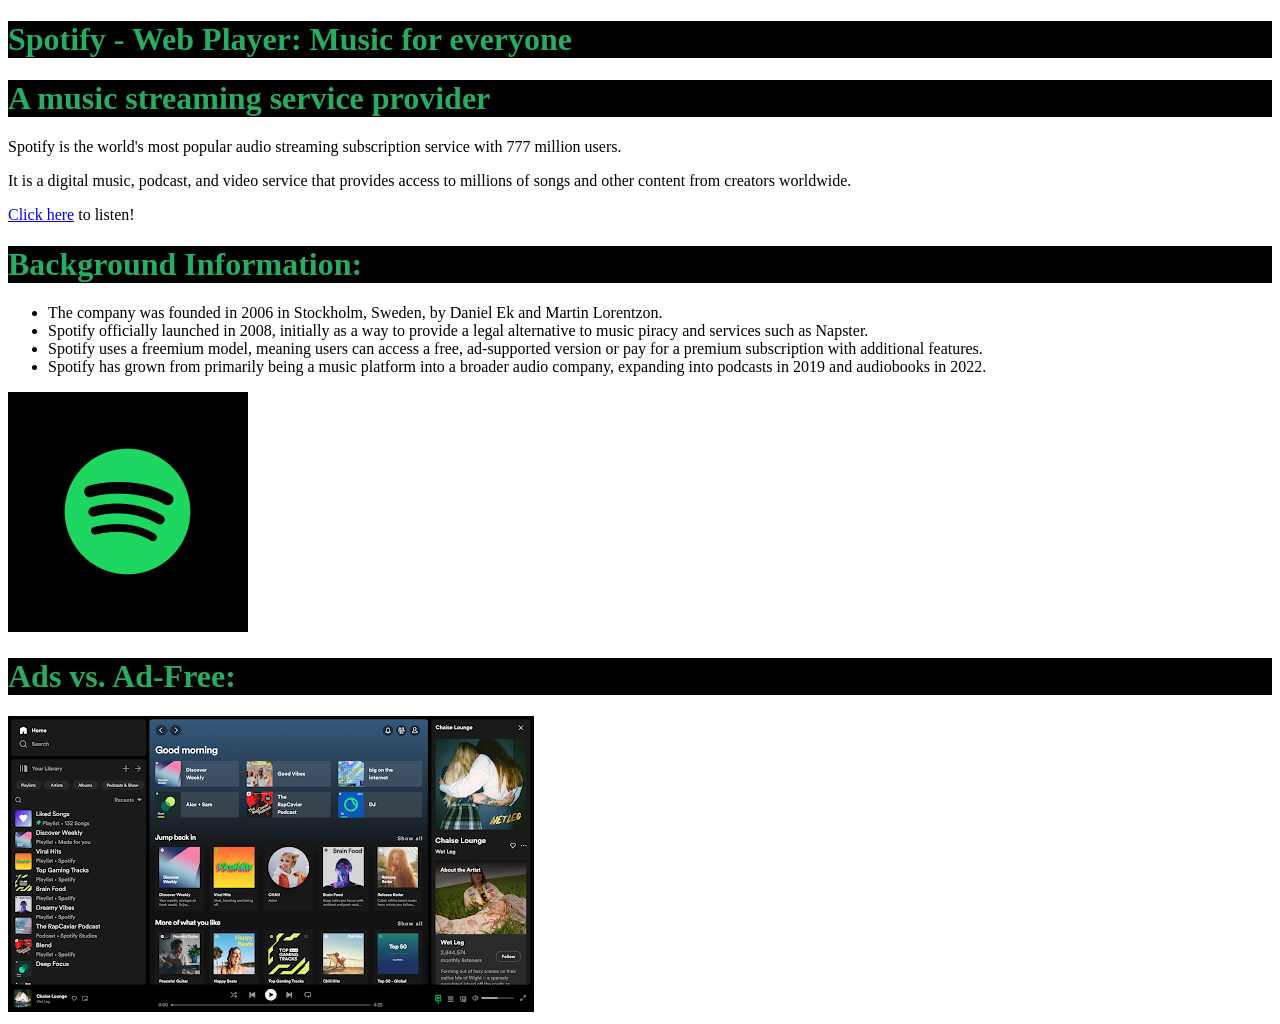
<file: Starter/index.html>
<!doctype html>

<html lang="en">

<head>
  <meta charset="utf-8">
  <title>Spotify</title>
  <meta name="description" content="This is the description that search engines will display. Aim for 145-155 characters.">
  <meta name="author" content="Insert the content author or owner name here">

  <!-- Link to your JS file -->
  <script src="scripts/script.js"></script>

  <!-- Link to your CSS file -->
  <link rel="stylesheet" href="css/style.css">


</head>


<body>

<h1>Spotify - Web Player: Music for everyone</h1>

<h1>A music streaming service provider </h1> 

<p>Spotify is the world's most popular audio streaming subscription service with 777 million users.</p>

<p>It is a digital music, podcast, and video service that provides access to millions of songs and other content from creators worldwide.</p>

<p><a href="https://open.spotify.com/" target="_blank">Click here</a> to listen!</p>

<h1>Background Information:</h1>

<ul>
  <li> The company was founded in 2006 in Stockholm, Sweden, by Daniel Ek and Martin Lorentzon.</li>
  <li> Spotify officially launched in 2008, initially as a way to provide a legal alternative to music piracy and services such as Napster.</li>
  <li> Spotify uses a freemium model, meaning users can access a free, ad-supported version or pay for a premium subscription with additional features.</li>
  <li> Spotify has grown from primarily being a music platform into a broader audio company, expanding into podcasts in 2019 and audiobooks in 2022.</li>
</ul>

<img src="images/twitter_card-default.jpg">

<h1>Ads vs. Ad-Free:</h1> 


<img src="images/spotify_homepage.webp">




</body>

</html>
</file>
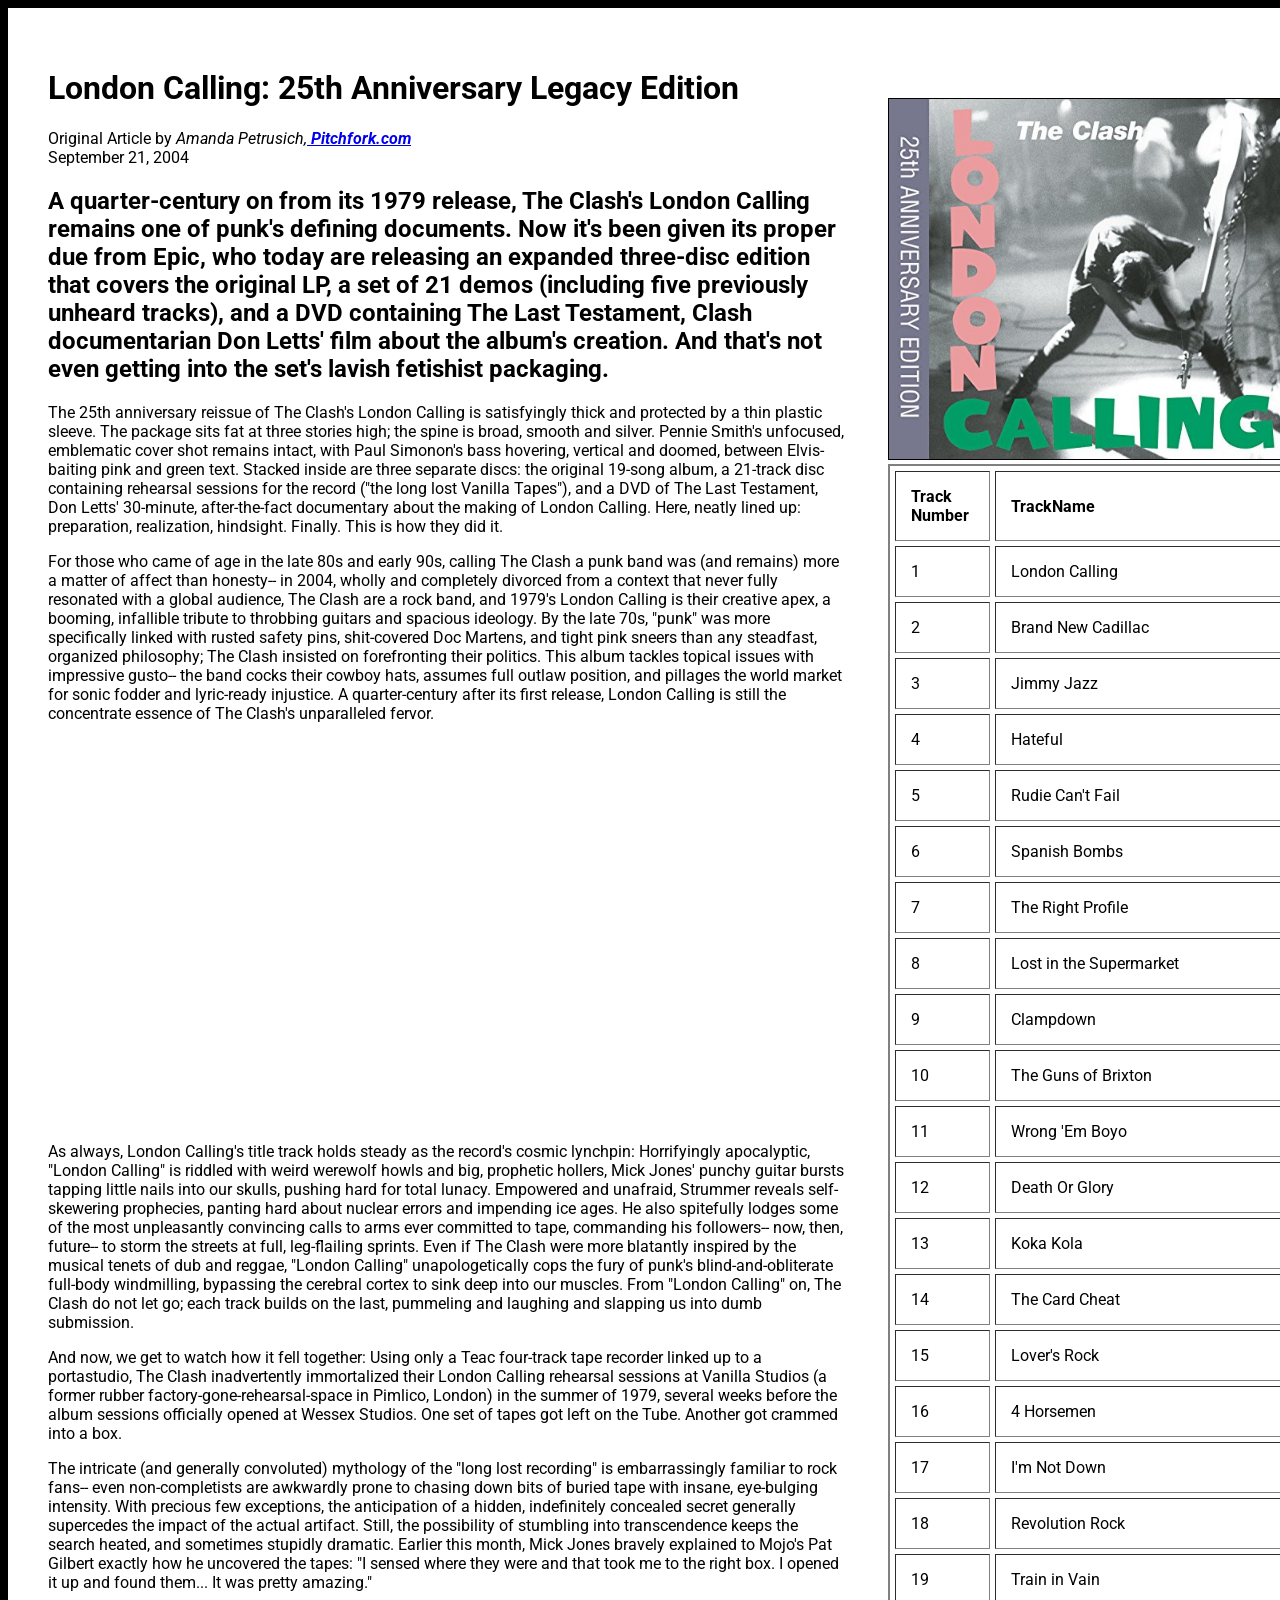
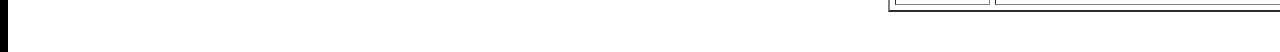
<file: TheClash352/index.html>
<!doctype html>
<html lang="en">

<head>
<meta charset="utf-8">
<title>TheClash</title>

<link rel="preconnect" href="https://fonts.googleapis.com"> 
<link rel="preconnect" href="https://fonts.gstatic.com" crossorigin> 
<link href="https://fonts.googleapis.com/css2?family=Roboto:wght@300;700&display=swap" rel="stylesheet">

<style type="text/css">

body {
  font-family: 'Roboto', sans-serif;
  background-color: #000000;
}
a {
  color: #ff0000
  text-decoration: none;
  font-weight: bold;
}

a:hover {color: 0071ce;}

</style>

</head>

<body>

<div style="width:1300px; padding: 20px; float:left; background-color:#ffffff;">
<div style="width:800px; padding: 20px; float:left;">
<h1>London Calling: 25th Anniversary Legacy Edition</h1>
<p>Original Article by <em>Amanda Petrusich,<a href="http://www.pitchfork.com" target="_blank"> Pitchfork.com</a></em><br>
September 21, 2004


<h2>A quarter-century on from its 1979 release, The Clash's London Calling remains one of punk's defining documents. Now it's been given its proper due from Epic, who today are releasing an expanded three-disc edition that covers the original LP, a set of 21 demos (including five previously unheard tracks), and a DVD containing The Last Testament, Clash documentarian Don Letts' film about the album's creation. And that's not even getting into the set's lavish fetishist packaging.</h2>


<p>The 25th anniversary reissue of The Clash's London Calling is satisfyingly thick and protected by a thin plastic sleeve. The package sits fat at three stories high; the spine is broad, smooth and silver. Pennie Smith's unfocused, emblematic cover shot remains intact, with Paul Simonon's bass hovering, vertical and doomed, between Elvis-baiting pink and green text. Stacked inside are three separate discs: the original 19-song album, a 21-track disc containing rehearsal sessions for the record ("the long lost Vanilla Tapes"), and a DVD of The Last Testament, Don Letts' 30-minute, after-the-fact documentary about the making of London Calling. Here, neatly lined up: preparation, realization, hindsight. Finally. This is how they did it.</p>



<p>For those who came of age in the late 80s and early 90s, calling The Clash a punk band was (and remains) more a matter of affect than honesty-- in 2004, wholly and completely divorced from a context that never fully resonated with a global audience, The Clash are a rock band, and 1979's London Calling is their creative apex, a booming, infallible tribute to throbbing guitars and spacious ideology. By the late 70s, "punk" was more specifically linked with rusted safety pins, shit-covered Doc Martens, and tight pink sneers than any steadfast, organized philosophy; The Clash insisted on forefronting their politics. This album tackles topical issues with impressive gusto-- the band cocks their cowboy hats, assumes full outlaw position, and pillages the world market for sonic fodder and lyric-ready injustice. A quarter-century after its first release, London Calling is still the concentrate essence of The Clash's unparalleled fervor.</p>



<div align="center" style="margin:50px 50px 50px 50px"><iframe width="560" height="315" src="https://www.youtube.com/embed/EfK-WX2pa8c" frameborder="0" allow="accelerometer; autoplay; encrypted-media; gyroscope; picture-in-picture" allowfullscreen></iframe></div>

<p>As always, London Calling's title track holds steady as the record's cosmic lynchpin: Horrifyingly apocalyptic, "London Calling" is riddled with weird werewolf howls and big, prophetic hollers, Mick Jones' punchy guitar bursts tapping little nails into our skulls, pushing hard for total lunacy. Empowered and unafraid, Strummer reveals self-skewering prophecies, panting hard about nuclear errors and impending ice ages. He also spitefully lodges some of the most unpleasantly convincing calls to arms ever committed to tape, commanding his followers-- now, then, future-- to storm the streets at full, leg-flailing sprints. Even if The Clash were more blatantly inspired by the musical tenets of dub and reggae, "London Calling" unapologetically cops the fury of punk's blind-and-obliterate full-body windmilling, bypassing the cerebral cortex to sink deep into our muscles. From "London Calling" on, The Clash do not let go; each track builds on the last, pummeling and laughing and slapping us into dumb submission.</p>



<p>And now, we get to watch how it fell together: Using only a Teac four-track tape recorder linked up to a portastudio, The Clash inadvertently immortalized their London Calling rehearsal sessions at Vanilla Studios (a former rubber factory-gone-rehearsal-space in Pimlico, London) in the summer of 1979, several weeks before the album sessions officially opened at Wessex Studios. One set of tapes got left on the Tube. Another got crammed into a box.</p>



<p>The intricate (and generally convoluted) mythology of the "long lost recording" is embarrassingly familiar to rock fans-- even non-completists are awkwardly prone to chasing down bits of buried tape with insane, eye-bulging intensity. With precious few exceptions, the anticipation of a hidden, indefinitely concealed secret generally supercedes the impact of the actual artifact. Still, the possibility of stumbling into transcendence keeps the search heated, and sometimes stupidly dramatic. Earlier this month, Mick Jones bravely explained to Mojo's Pat Gilbert exactly how he uncovered the tapes: "I sensed where they were and that took me to the right box. I opened it up and found them... It was pretty amazing."</p>

</div>

<div style="width:400px; padding:20px; float: left; background-color:; margin-top:50px;">

<img src="photos/theClash.jpg" alt="The Clash: London Calling" title="The Clash: London Calling" style="border:solid 1px black; width:100%;">

<table width="100%" border="2" cellspacing="5" cellpadding="15" style="background-color:#ffffff;">
<tr>
<td width="25%">
<strong>Track Number</strong>
</td>
<td width="75%">
<strong>TrackName</strong>
</td>
</tr>
<tr>
<td>1</td>
<td>London Calling</td>
</tr>
<tr>
<td>2</td>
<td>Brand New Cadillac</td>
</tr>
<tr>
<td>3</td>
<td>Jimmy Jazz</td>
</tr>
<tr>
<td>4</td>
<td>Hateful</td>
</tr>
<tr>
<td>5</td>
<td>Rudie Can't Fail</td>
</tr>
<tr>
<td>6</td>
<td>Spanish Bombs</td>
</tr>
<tr>
<td>7</td>
<td>The Right Profile</td>
</tr>
<tr>
<td>8</td>
<td>Lost in the Supermarket</td>
</tr>
<tr>
<td>9</td>
<td>Clampdown</td>
</tr>
<tr>
<td>10</td>
<td>The Guns of Brixton</td>
</tr>
<tr>
<td>11</td>
<td>Wrong 'Em Boyo</td>
</tr>
<tr>
<td>12</td>
<td>Death Or Glory</td>
</tr>
<tr>
<td>13</td>
<td>Koka Kola</td>
</tr>
<tr>
<td>14</td>
<td>The Card Cheat</td>
</tr>
<tr>
<td>15</td>
<td>Lover's Rock</td>
</tr>
<tr>
<td>16</td>
<td>4 Horsemen</td>
</tr>
<tr>
<td>17</td>
<td>I'm Not Down</td>
</tr>
<tr>
<td>18</td>
<td>Revolution Rock</td>
</tr>
<tr>
<td>19</td>
<td>Train in Vain</td>
</tr>
</table>

</div>




</body>
</html>
</file>
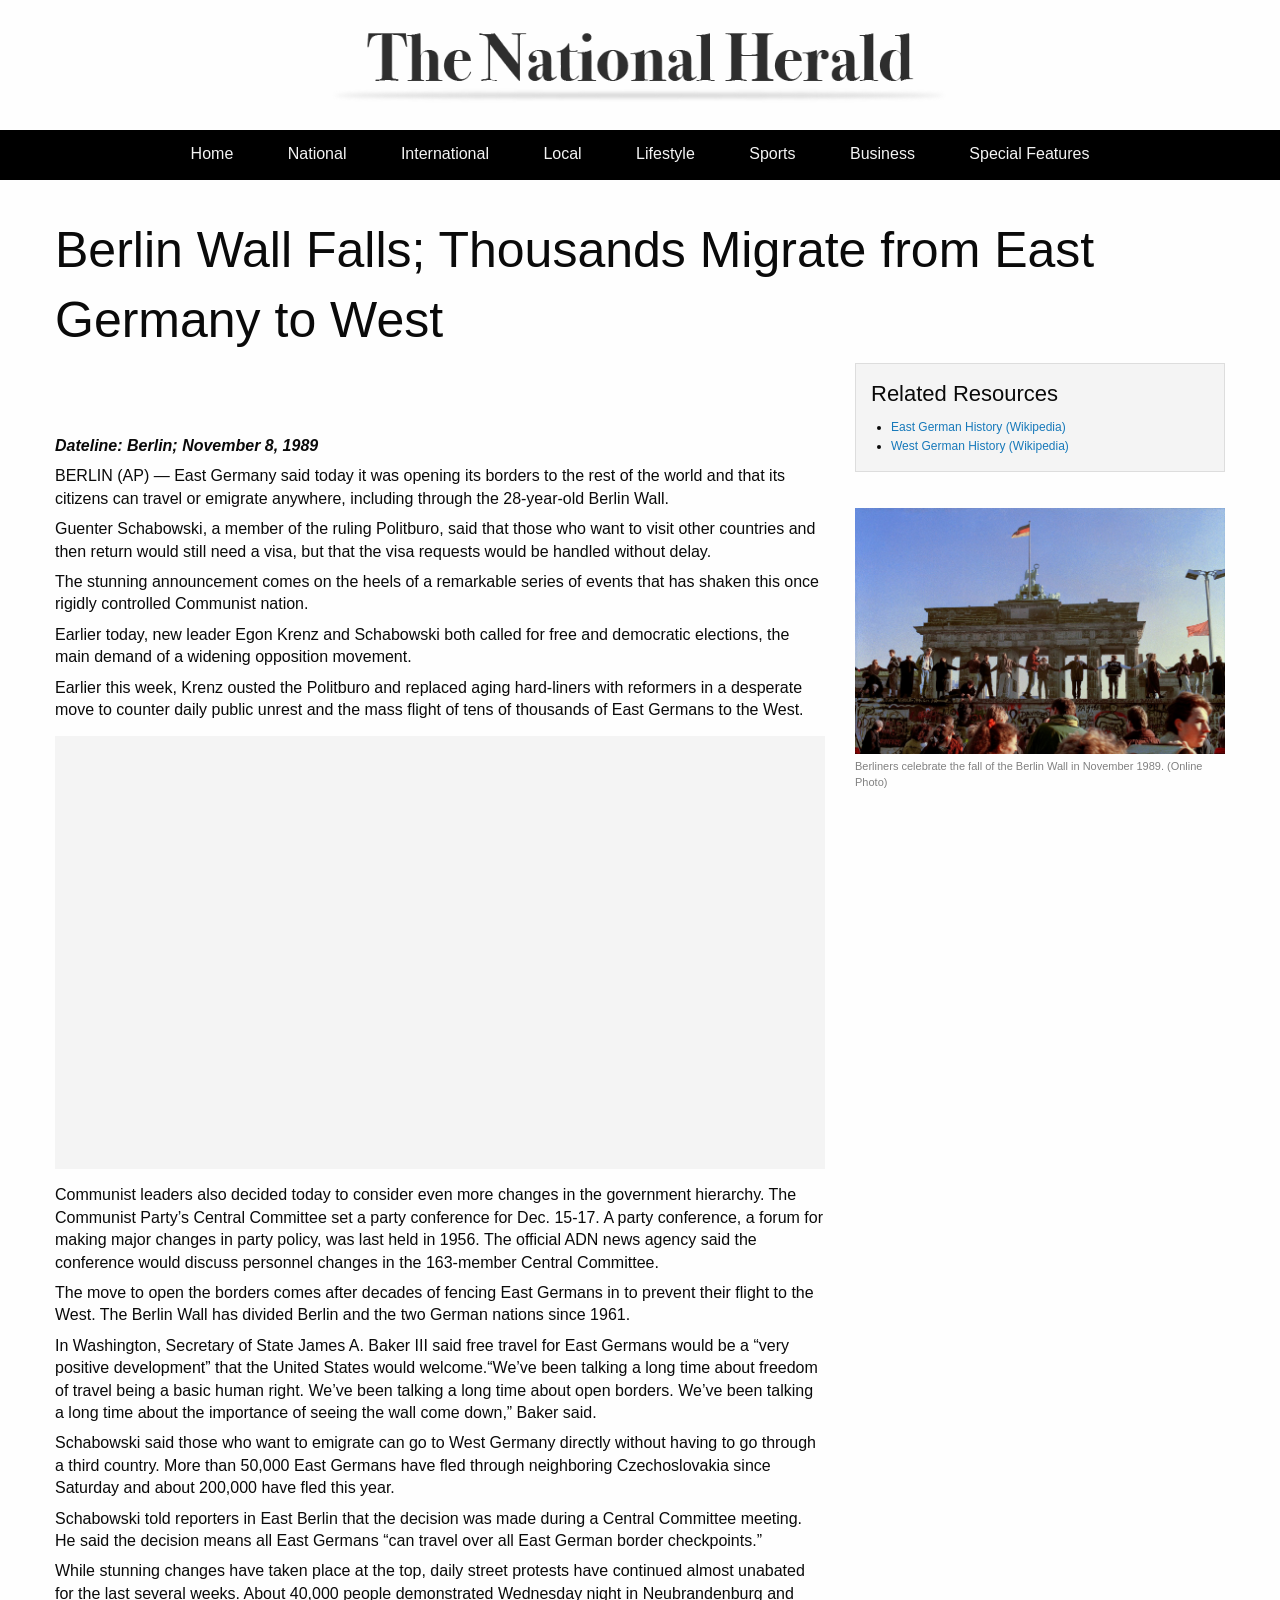
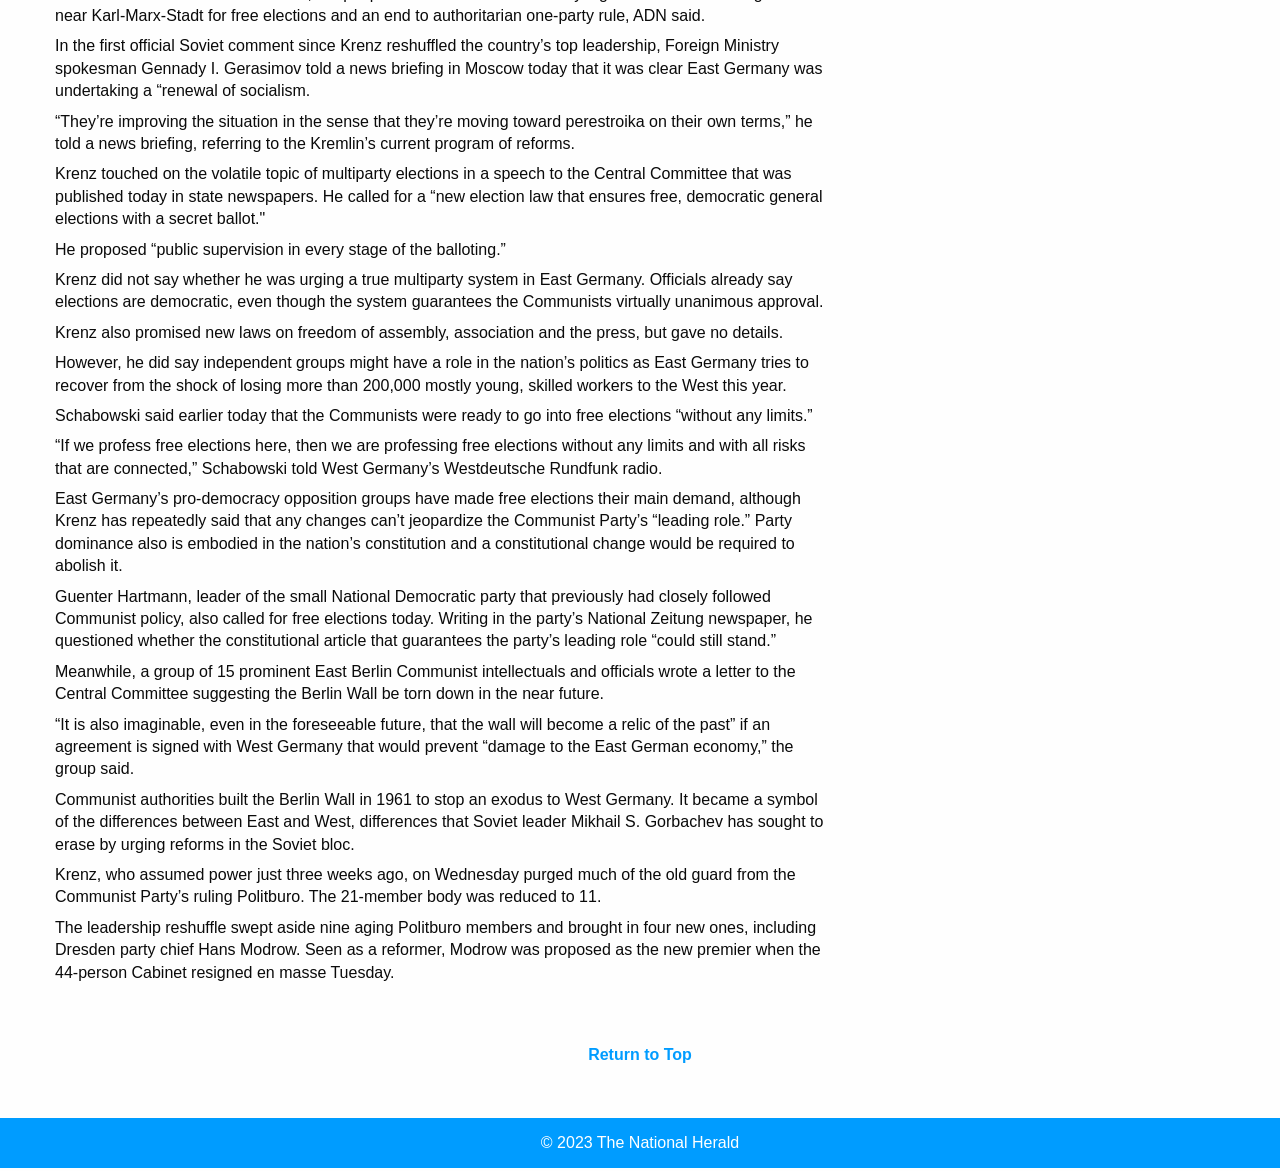
<file: Berlin/HTMLTemplate/index.html>
<!doctype html>
<html class="no-js" lang="en" dir="ltr">
<head>
<meta charset="utf-8">
<meta http-equiv="x-ua-compatible" content="ie=edge">
<meta name="viewport" content="width=device-width, initial-scale=1.0">
<title>Berlin Wall Falls; Thousands Migrate from East Germany to West | The National Herald</title>
<link rel="stylesheet" href="css/foundation.css">
<link rel="stylesheet" href="css/app.css">


<!-- FILL OUT META TAGS! -->
<meta name="description" content="">
<meta name="author" content="The National Herald">

<!--TWITTER SUMMARY CARD-->
<meta name="twitter:card" content="summary_large_image">
<meta name="twitter:title" content="Headline Headline Headline">

<!--OPEN GRAPH CARD-->
<meta property="og:title" content="Headline Headline Headline">
<meta property="og:site_name" content="The National Herald">
<meta property="og:url" content="TBD">
<meta property="og:description" content="Lead Graph Goes Here.">
<meta property="og:type" content="website">
<meta property="og:image" content="TBD">

</head>
<body>

<!-- RETURN TO TOP -->
<a name="top"></a>
<!-- END RETURN TO TOP -->

<!-- SITE BRANDING -->
<div class="grid-container">
<div class="grid-x grid-padding-x">
<div class="large-12 cell">

<img src="images/tnh_branding.png" alt="The National Herald" class="branding">

</div>
</div>
</div>
<!-- END SITE BRANDING -->

<!-- NAV BAR -->
<div class="grid-container fluid navStyle">
<div class="grid-x grid-padding-x">
<div class="large-12 cell">
<a href="#" class="navItem">Home</a>
<a href="#" class="navItem">National</a>
<a href="#" class="navItem">International</a>
<a href="#" class="navItem">Local</a>
<a href="#" class="navItem">Lifestyle</a>
<a href="#" class="navItem">Sports</a>
<a href="#" class="navItem">Business</a>
<a href="#" class="navItem">Special Features</a>
</div>
</div>
</div>
<!-- END NAV BAR -->

<!-- BODY COPY -->
<div class="grid-container">
<h1 class="article-title"> Berlin Wall Falls; Thousands Migrate from East Germany to West</h1>

<div class="grid-x grid-padding-x">

<div class="large-8 medium-8 small-12 cell">

<br><br><br>

<h6><strong><i>Dateline: Berlin; November 8, 1989</i></strong></h6>

<h6> BERLIN (AP) — East Germany said today it was opening its borders to the rest of the world and that its citizens can travel or emigrate anywhere, including through the 28-year-old Berlin Wall.</h6>

<h6>Guenter Schabowski, a member of the ruling Politburo, said that those who want to visit other countries and then return would still need a visa, but that the visa requests would be handled without delay.</h6>

<h6>The stunning announcement comes on the heels of a remarkable series of events that has shaken this once rigidly controlled Communist nation.</h6>

<h6>Earlier today, new leader Egon Krenz and Schabowski both called for free and democratic elections, the main demand of a widening opposition movement.</h6>

<h6>Earlier this week, Krenz ousted the Politburo and replaced aging hard-liners with reformers in a desperate move to counter daily public unrest and the mass flight of tens of thousands of East Germans to the West.</h6>

<div class="responsive-embed widescreen video-container">
 <iframe width="560" height="315" src="https://www.youtube.com/embed/2xjqlwHvrYs?si=JFlIZoSh8B9JXnYp" title="Berlin Wall Falling" frameborder="0" allow="accelerometer; autoplay; clipboard-write; encrypted-media; gyroscope; picture-in-picture; web-share" referrerpolicy="strict-origin-when-cross-origin" allowfullscreen>
 </iframe>
</div>

<h6>Communist leaders also decided today to consider even more changes in the government hierarchy. The Communist Party’s Central Committee set a party conference for Dec. 15-17. A party conference, a forum for making major changes in party policy, was last held in 1956. The official ADN news agency said the conference would discuss personnel changes in the 163-member Central Committee.</h6>

<h6>The move to open the borders comes after decades of fencing East Germans in to prevent their flight to the West. The Berlin Wall has divided Berlin and the two German nations since 1961.</h6>

<h6>In Washington, Secretary of State James A. Baker III said free travel for East Germans would be a “very positive development” that the United States would welcome.“We’ve been talking a long time about freedom of travel being a basic human right. We’ve been talking a long time about open borders. We’ve been talking a long time about the importance of seeing the wall come down,” Baker said.</h6>

<h6>Schabowski said those who want to emigrate can go to West Germany directly without having to go through a third country. More than 50,000 East Germans have fled through neighboring Czechoslovakia since Saturday and about 200,000 have fled this year.</h6>

<h6>Schabowski told reporters in East Berlin that the decision was made during a Central Committee meeting. He said the decision means all East Germans “can travel over all East German border checkpoints.”</h6>

<h6>While stunning changes have taken place at the top, daily street protests have continued almost unabated for the last several weeks. About 40,000 people demonstrated Wednesday night in Neubrandenburg and near Karl-Marx-Stadt for free elections and an end to authoritarian one-party rule, ADN said.</h6>

<h6>In the first official Soviet comment since Krenz reshuffled the country’s top leadership, Foreign Ministry spokesman Gennady I. Gerasimov told a news briefing in Moscow today that it was clear East Germany was undertaking a “renewal of socialism.</h6>

<h6>“They’re improving the situation in the sense that they’re moving toward perestroika on their own terms,” he told a news briefing, referring to the Kremlin’s current program of reforms.</h6>

<h6>Krenz touched on the volatile topic of multiparty elections in a speech to the Central Committee that was published today in state newspapers. He called for a “new election law that ensures free, democratic general elections with a secret ballot."</h6>

<h6>He proposed “public supervision in every stage of the balloting.”</h6>

<h6>Krenz did not say whether he was urging a true multiparty system in East Germany. Officials already say elections are democratic, even though the system guarantees the Communists virtually unanimous approval.</h6>

<h6>Krenz also promised new laws on freedom of assembly, association and the press, but gave no details.</h6>

<h6>However, he did say independent groups might have a role in the nation’s politics as East Germany tries to recover from the shock of losing more than 200,000 mostly young, skilled workers to the West this year.</h6>

<h6>Schabowski said earlier today that the Communists were ready to go into free elections “without any limits.”</h6>

<h6>“If we profess free elections here, then we are professing free elections without any limits and with all risks that are connected,” Schabowski told West Germany’s Westdeutsche Rundfunk radio.</h6>

<h6>East Germany’s pro-democracy opposition groups have made free elections their main demand, although Krenz has repeatedly said that any changes can’t jeopardize the Communist Party’s “leading role.” Party dominance also is embodied in the nation’s constitution and a constitutional change would be required to abolish it.</h6>

<h6>Guenter Hartmann, leader of the small National Democratic party that previously had closely followed Communist policy, also called for free elections today. Writing in the party’s National Zeitung newspaper, he questioned whether the constitutional article that guarantees the party’s leading role “could still stand.”</h6>

<h6>Meanwhile, a group of 15 prominent East Berlin Communist intellectuals and officials wrote a letter to the Central Committee suggesting the Berlin Wall be torn down in the near future.</h6>

<h6>“It is also imaginable, even in the foreseeable future, that the wall will become a relic of the past” if an agreement is signed with West Germany that would prevent “damage to the East German economy,” the group said.</h6>

<h6>Communist authorities built the Berlin Wall in 1961 to stop an exodus to West Germany. It became a symbol of the differences between East and West, differences that Soviet leader Mikhail S. Gorbachev has sought to erase by urging reforms in the Soviet bloc.</h6>

<h6>Krenz, who assumed power just three weeks ago, on Wednesday purged much of the old guard from the Communist Party’s ruling Politburo. The 21-member body was reduced to 11.</h6>

<h6>The leadership reshuffle swept aside nine aging Politburo members and brought in four new ones, including Dresden party chief Hans Modrow. Seen as a reformer, Modrow was proposed as the new premier when the 44-person Cabinet resigned en masse Tuesday.</h6>
</div>

<!-- RIGHT SIDEBAR -->
<div class="large-4 medium-4 small-12 cell">

<div class="callout">
<h4>Related Resources</h4>

<ul>
<li><a href="https://en.wikipedia.org/wiki/East_Germany">East German History (Wikipedia)</a></li>

<li><a href="https://en.wikipedia.org/wiki/West_Germany">West German History (Wikipedia)</a></li>
</ul>

</div>

<img src="images/Photo1.jpg" alt="People on Berlin Wall" class="sidebar-image">

<p class="photo-caption">Berliners celebrate the fall of the Berlin Wall in November 1989. (Online Photo)</p>
</div>

</div>

<h6>


<p class="rtt"><a href="#top">Return to Top</a></p>




</div>
<!-- END BODY COPY -->

<!-- FOOTER BAR -->
<!-- NAV BAR -->
<div class="grid-container fluid footerStyle">
<div class="grid-x grid-padding-x">
<div class="large-12 cell">
<p>&copy; 2023 The National Herald</p>
</div>
</div>
</div>
<!-- END NAV BAR -->

<script src="js/vendor/jquery.js"></script>
<script src="js/vendor/what-input.js"></script>
<script src="js/vendor/foundation.js"></script>
<script src="js/app.js"></script>
</body>
</html>
</file>
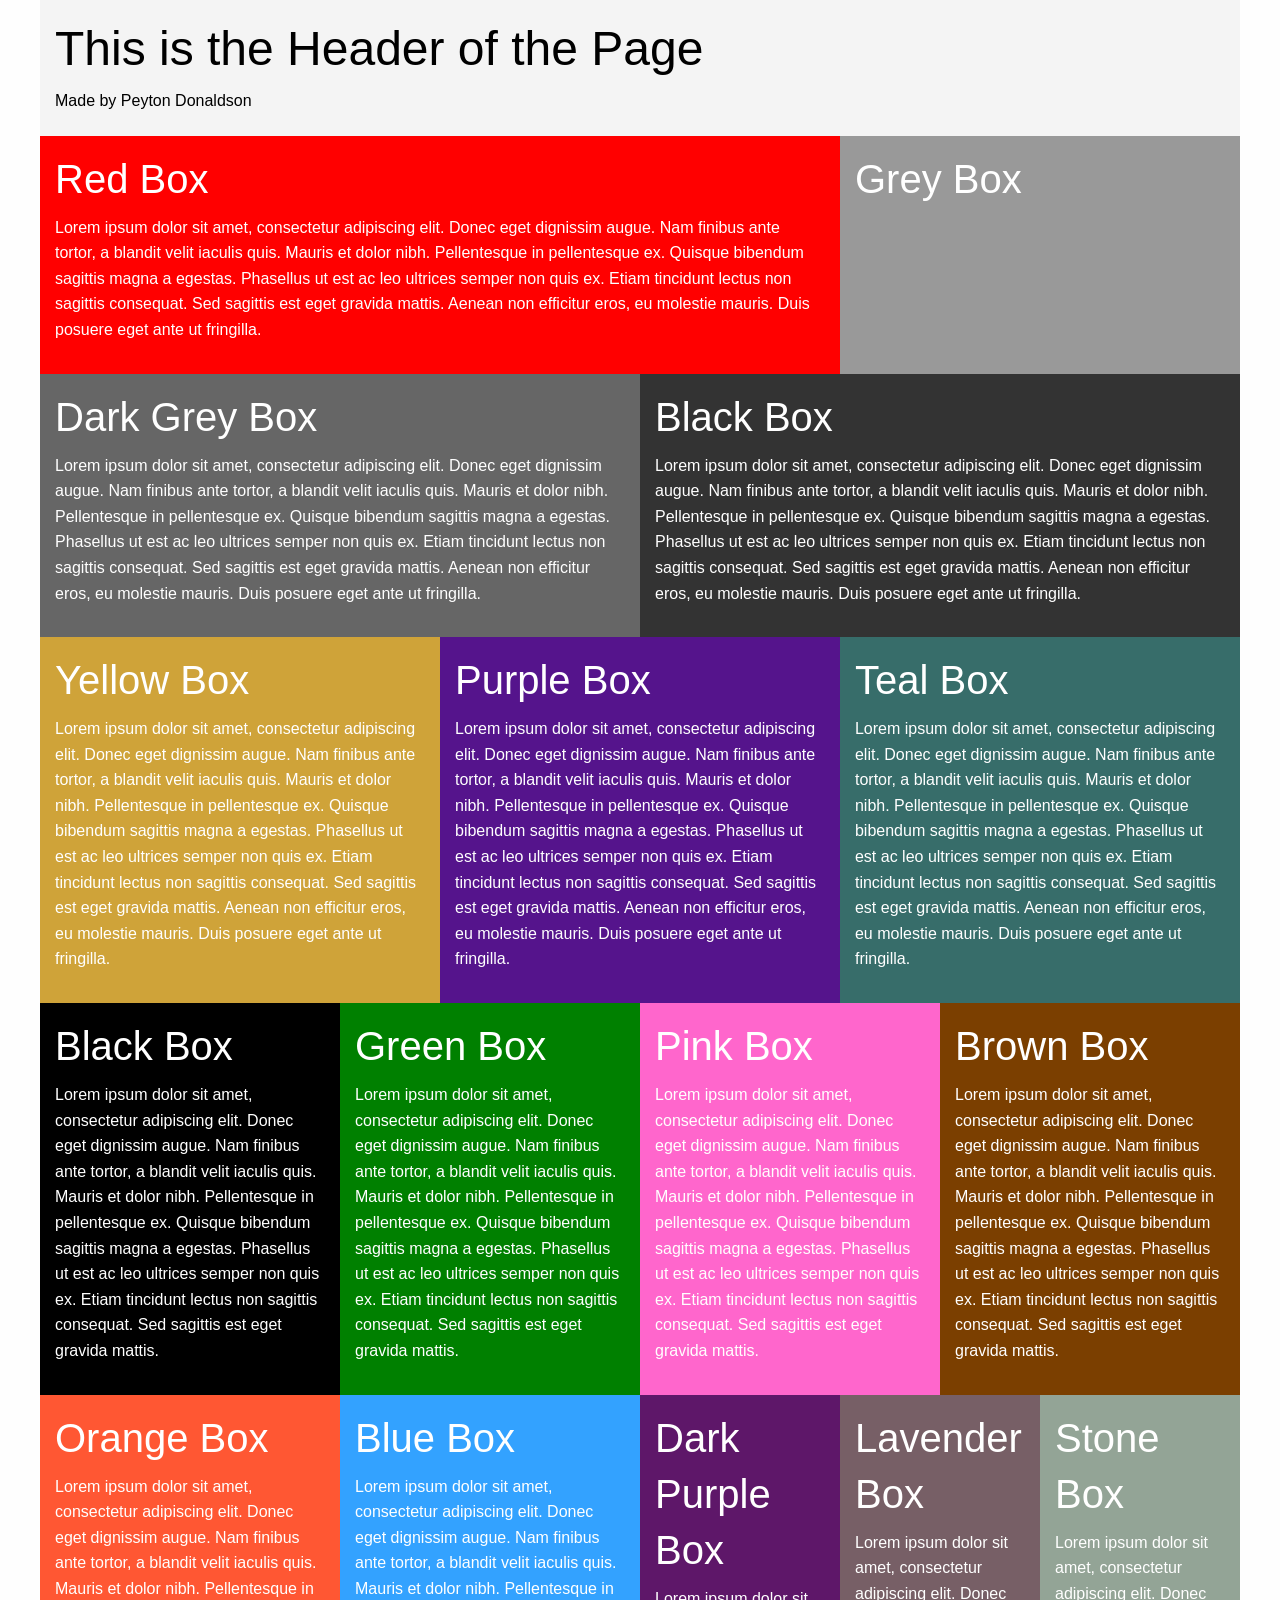
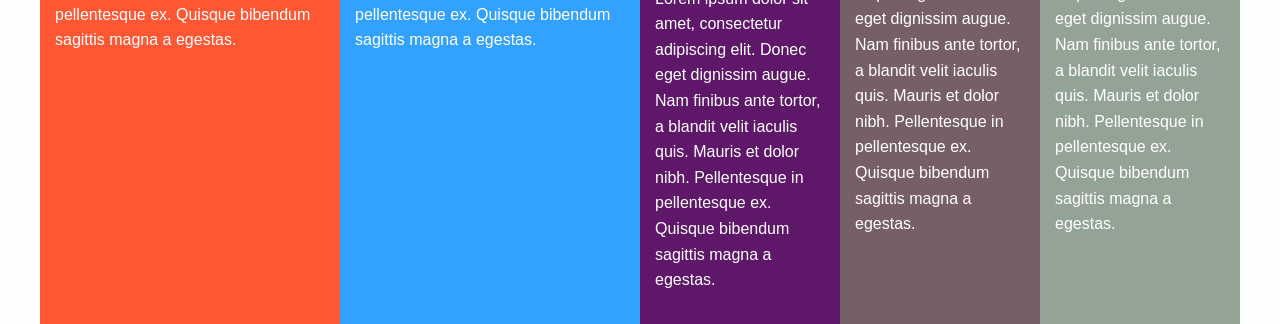
<file: Foundation_v1/FoundationStarter/index.html>
<!doctype html>
<html class="no-js" lang="en" dir="ltr">
<head>
<meta charset="utf-8">
<meta http-equiv="x-ua-compatible" content="ie=edge">
<meta name="viewport" content="width=device-width, initial-scale=1.0">
<title>Foundation for Sites</title>
<link rel="stylesheet" href="css/foundation.css">
<link rel="stylesheet" href="css/app.css">
</head>
<body>

<div class="grid-container">
<div class="grid-x grid-padding-x grid-padding-y">

<!-- THIS IS MY 12-COLUMN HEADER -->
<div class="large-12 medium-12 small-12 cell pageHeader">
<h1> This is the Header of the Page</h1>
<h6> Made by Peyton Donaldson </h6>
</div>

<!-- this is a 8x4 SPLIT ROW -->
<div class="large-8 medium-8 small-12 cell leftredBox">
<h2>Red Box</h2>
<p> Lorem ipsum dolor sit amet, consectetur adipiscing elit. Donec eget dignissim augue. Nam finibus ante
tortor, a blandit velit iaculis quis. Mauris et dolor nibh. Pellentesque in pellentesque ex. Quisque bibendum sagittis magna a egestas. Phasellus ut est ac leo ultrices semper non quis ex. Etiam tincidunt lectus non sagittis consequat. Sed sagittis est eget gravida mattis. Aenean non efficitur eros, eu molestie mauris. Duis
posuere eget ante ut fringilla.</p>
</div>

<div class="large-4 medium-4 small-12 cell rightgreyBox">
<h2>Grey Box</h2> 
</div>

<!-- this is a 6x6 SPLIT ROW --> 
<div class="large-6 medium-6 small-12 cell leftdarkgreyBox">
<h2>Dark Grey Box</h2>
<p> Lorem ipsum dolor sit amet, consectetur adipiscing elit. Donec eget dignissim augue. Nam finibus ante
tortor, a blandit velit iaculis quis. Mauris et dolor nibh. Pellentesque in pellentesque ex. Quisque bibendum sagittis magna a egestas. Phasellus ut est ac leo ultrices semper non quis ex. Etiam tincidunt lectus non sagittis consequat. Sed sagittis est eget gravida mattis. Aenean non efficitur eros, eu molestie mauris. Duis
posuere eget ante ut fringilla.</p>
</div>

<div class="large-6 medium-6 small-12 cell rightblackBox">
<h2>Black Box</h2> 
<p> Lorem ipsum dolor sit amet, consectetur adipiscing elit. Donec eget dignissim augue. Nam finibus ante
tortor, a blandit velit iaculis quis. Mauris et dolor nibh. Pellentesque in pellentesque ex. Quisque bibendum sagittis magna a egestas. Phasellus ut est ac leo ultrices semper non quis ex. Etiam tincidunt lectus non sagittis consequat. Sed sagittis est eget gravida mattis. Aenean non efficitur eros, eu molestie mauris. Duis
posuere eget ante ut fringilla.</p>
</div>

<!-- this is a 4x4x4 SPLIT ROW --> 
<div class="large-4 medium-4 small-12 cell leftyellowBox">
<h2>Yellow Box</h2>
<p> Lorem ipsum dolor sit amet, consectetur adipiscing elit. Donec eget dignissim augue. Nam finibus ante
tortor, a blandit velit iaculis quis. Mauris et dolor nibh. Pellentesque in pellentesque ex. Quisque bibendum sagittis magna a egestas. Phasellus ut est ac leo ultrices semper non quis ex. Etiam tincidunt lectus non sagittis consequat. Sed sagittis est eget gravida mattis. Aenean non efficitur eros, eu molestie mauris. Duis
posuere eget ante ut fringilla.</p>
</div>

<div class="large-4 medium-4 small-12 cell centerpurpleBox">
<h2>Purple Box</h2>
<p> Lorem ipsum dolor sit amet, consectetur adipiscing elit. Donec eget dignissim augue. Nam finibus ante
tortor, a blandit velit iaculis quis. Mauris et dolor nibh. Pellentesque in pellentesque ex. Quisque bibendum sagittis magna a egestas. Phasellus ut est ac leo ultrices semper non quis ex. Etiam tincidunt lectus non sagittis consequat. Sed sagittis est eget gravida mattis. Aenean non efficitur eros, eu molestie mauris. Duis
posuere eget ante ut fringilla.</p>
</div>

<div class="large-4 medium-4 small-12 cell righttealBox">
<h2>Teal Box</h2>
<p> Lorem ipsum dolor sit amet, consectetur adipiscing elit. Donec eget dignissim augue. Nam finibus ante
tortor, a blandit velit iaculis quis. Mauris et dolor nibh. Pellentesque in pellentesque ex. Quisque bibendum sagittis magna a egestas. Phasellus ut est ac leo ultrices semper non quis ex. Etiam tincidunt lectus non sagittis consequat. Sed sagittis est eget gravida mattis. Aenean non efficitur eros, eu molestie mauris. Duis
posuere eget ante ut fringilla.</p>
</div>

<!-- this is a 3x3x3x3 SPLIT ROW --> 
<div class="large-3 medium-6 small-12 cell leftBlackBox">
<h2>Black Box</h2>
<p> Lorem ipsum dolor sit amet, consectetur adipiscing elit. Donec eget dignissim augue. Nam finibus ante
tortor, a blandit velit iaculis quis. Mauris et dolor nibh. Pellentesque in pellentesque ex. Quisque bibendum sagittis magna a egestas. Phasellus ut est ac leo ultrices semper non quis ex. Etiam tincidunt lectus non sagittis consequat. Sed sagittis est eget gravida mattis.</p>
</div>

<div class="large-3 medium-6 small-12 cell leftgreenBox">
<h2>Green Box</h2>
<p> Lorem ipsum dolor sit amet, consectetur adipiscing elit. Donec eget dignissim augue. Nam finibus ante
tortor, a blandit velit iaculis quis. Mauris et dolor nibh. Pellentesque in pellentesque ex. Quisque bibendum sagittis magna a egestas. Phasellus ut est ac leo ultrices semper non quis ex. Etiam tincidunt lectus non sagittis consequat. Sed sagittis est eget gravida mattis.</p>
</div>

<div class="large-3 medium-6 small-12 cell rightpinkBox">
<h2>Pink Box</h2>
<p> Lorem ipsum dolor sit amet, consectetur adipiscing elit. Donec eget dignissim augue. Nam finibus ante
tortor, a blandit velit iaculis quis. Mauris et dolor nibh. Pellentesque in pellentesque ex. Quisque bibendum sagittis magna a egestas. Phasellus ut est ac leo ultrices semper non quis ex. Etiam tincidunt lectus non sagittis consequat. Sed sagittis est eget gravida mattis.</p>
</div>

<div class="large-3 medium-6 small-12 cell rightbrownBox">
<h2>Brown Box</h2>
<p> Lorem ipsum dolor sit amet, consectetur adipiscing elit. Donec eget dignissim augue. Nam finibus ante
tortor, a blandit velit iaculis quis. Mauris et dolor nibh. Pellentesque in pellentesque ex. Quisque bibendum sagittis magna a egestas. Phasellus ut est ac leo ultrices semper non quis ex. Etiam tincidunt lectus non sagittis consequat. Sed sagittis est eget gravida mattis.</p>
</div>

<!-- this is a 3x3x2x2x2 SPLIT ROW --> 
<div class="large-3 medium-4 small-12 cell leftorangeBox">
<h2>Orange Box</h2>
<p> Lorem ipsum dolor sit amet, consectetur adipiscing elit. Donec eget dignissim augue. Nam finibus ante
tortor, a blandit velit iaculis quis. Mauris et dolor nibh. Pellentesque in pellentesque ex. Quisque bibendum sagittis magna a egestas.</p>
</div>

<div class="large-3 medium-4 small-12 cell leftblueBox">
<h2>Blue Box</h2>
<p> Lorem ipsum dolor sit amet, consectetur adipiscing elit. Donec eget dignissim augue. Nam finibus ante
tortor, a blandit velit iaculis quis. Mauris et dolor nibh. Pellentesque in pellentesque ex. Quisque bibendum sagittis magna a egestas.</p>
</div>

<div class="large-2 medium-4 small-12 cell rightdarkpurpleBox">
<h2>Dark Purple Box</h2>
<p> Lorem ipsum dolor sit amet, consectetur adipiscing elit. Donec eget dignissim augue. Nam finibus ante
tortor, a blandit velit iaculis quis. Mauris et dolor nibh. Pellentesque in pellentesque ex. Quisque bibendum sagittis magna a egestas.</p>
</div>

<div class="large-2 medium-4 small-12 cell rightlavenderBox">
<h2>Lavender Box</h2>
<p> Lorem ipsum dolor sit amet, consectetur adipiscing elit. Donec eget dignissim augue. Nam finibus ante
tortor, a blandit velit iaculis quis. Mauris et dolor nibh. Pellentesque in pellentesque ex. Quisque bibendum sagittis magna a egestas.</p>
</div>

<div class="large-2 medium-4 small-12 cell rightstoneBox">
<h2>Stone Box</h2>
<p> Lorem ipsum dolor sit amet, consectetur adipiscing elit. Donec eget dignissim augue. Nam finibus ante
tortor, a blandit velit iaculis quis. Mauris et dolor nibh. Pellentesque in pellentesque ex. Quisque bibendum sagittis magna a egestas.</p>
</div>











<script src="js/vendor/jquery.js"></script>
<script src="js/vendor/what-input.js"></script>
<script src="js/vendor/foundation.js"></script>
<script src="js/app.js"></script>
</body>
</html>
</file>
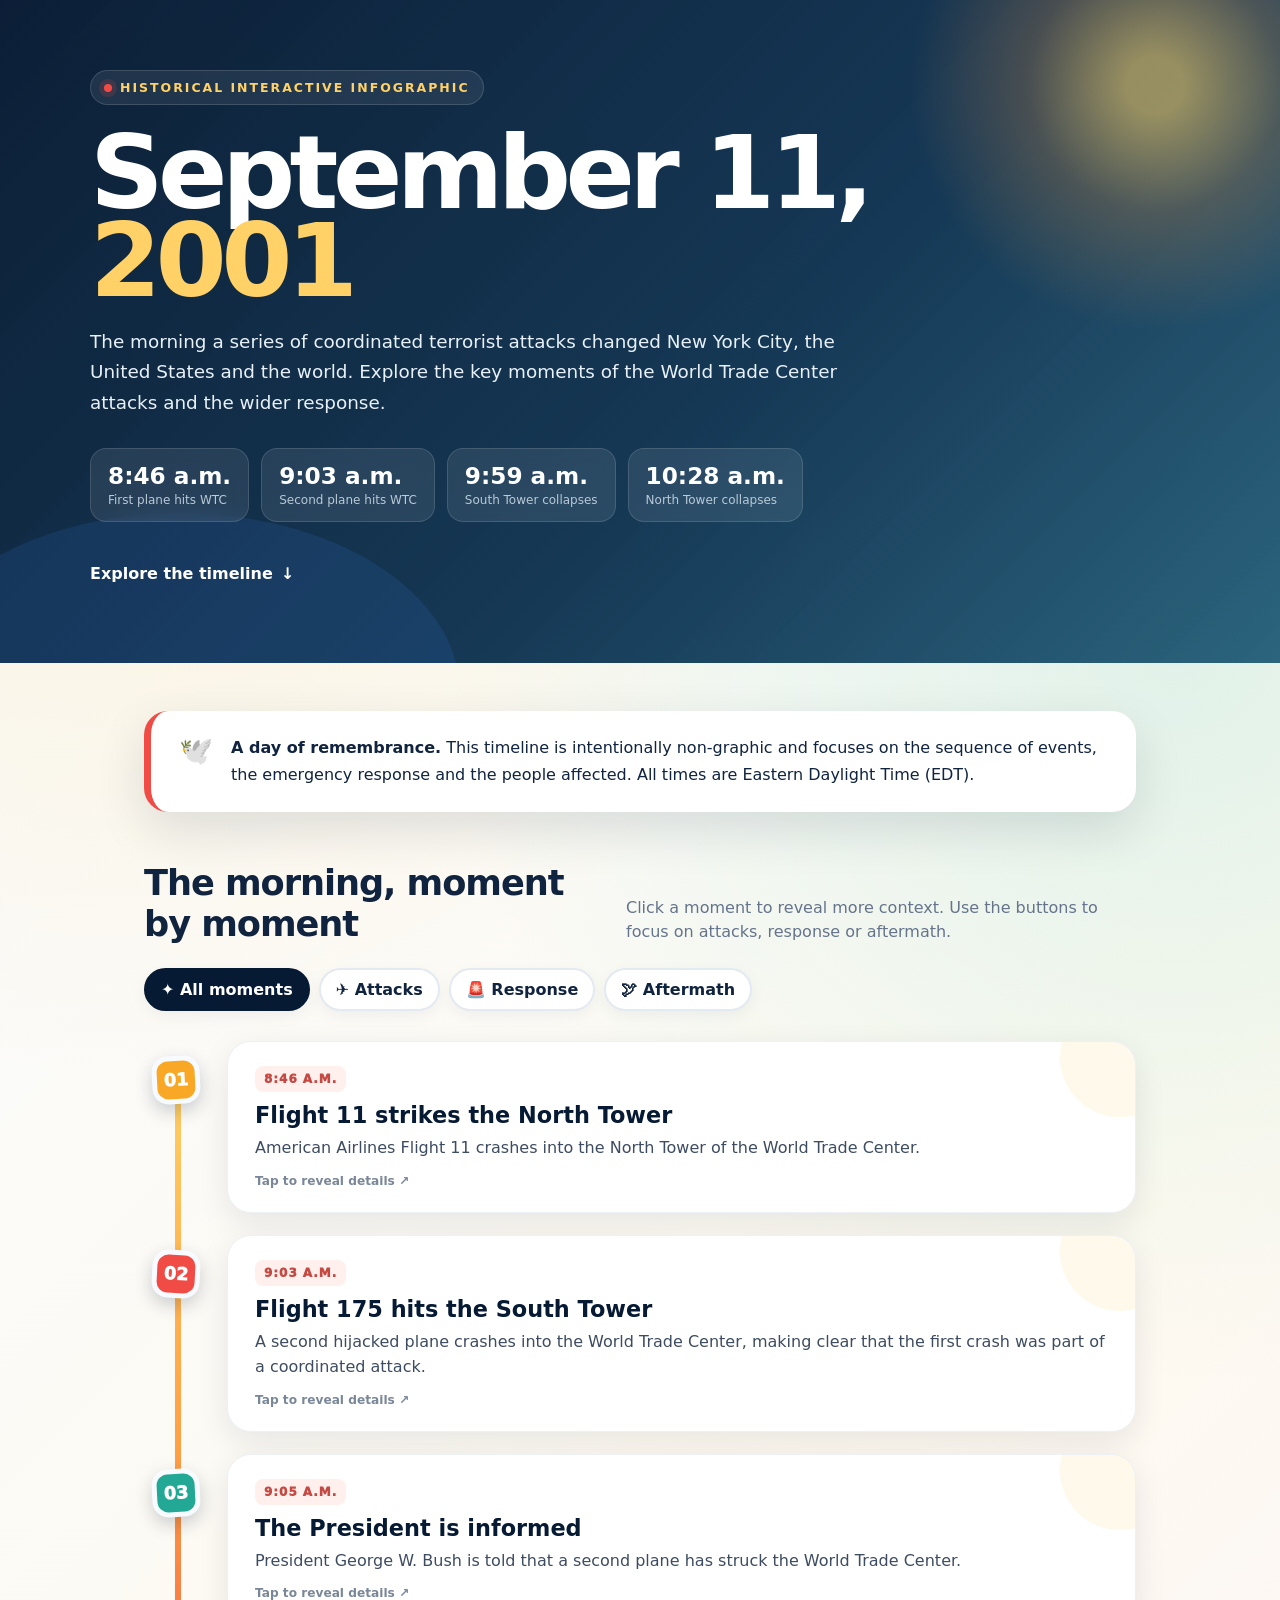
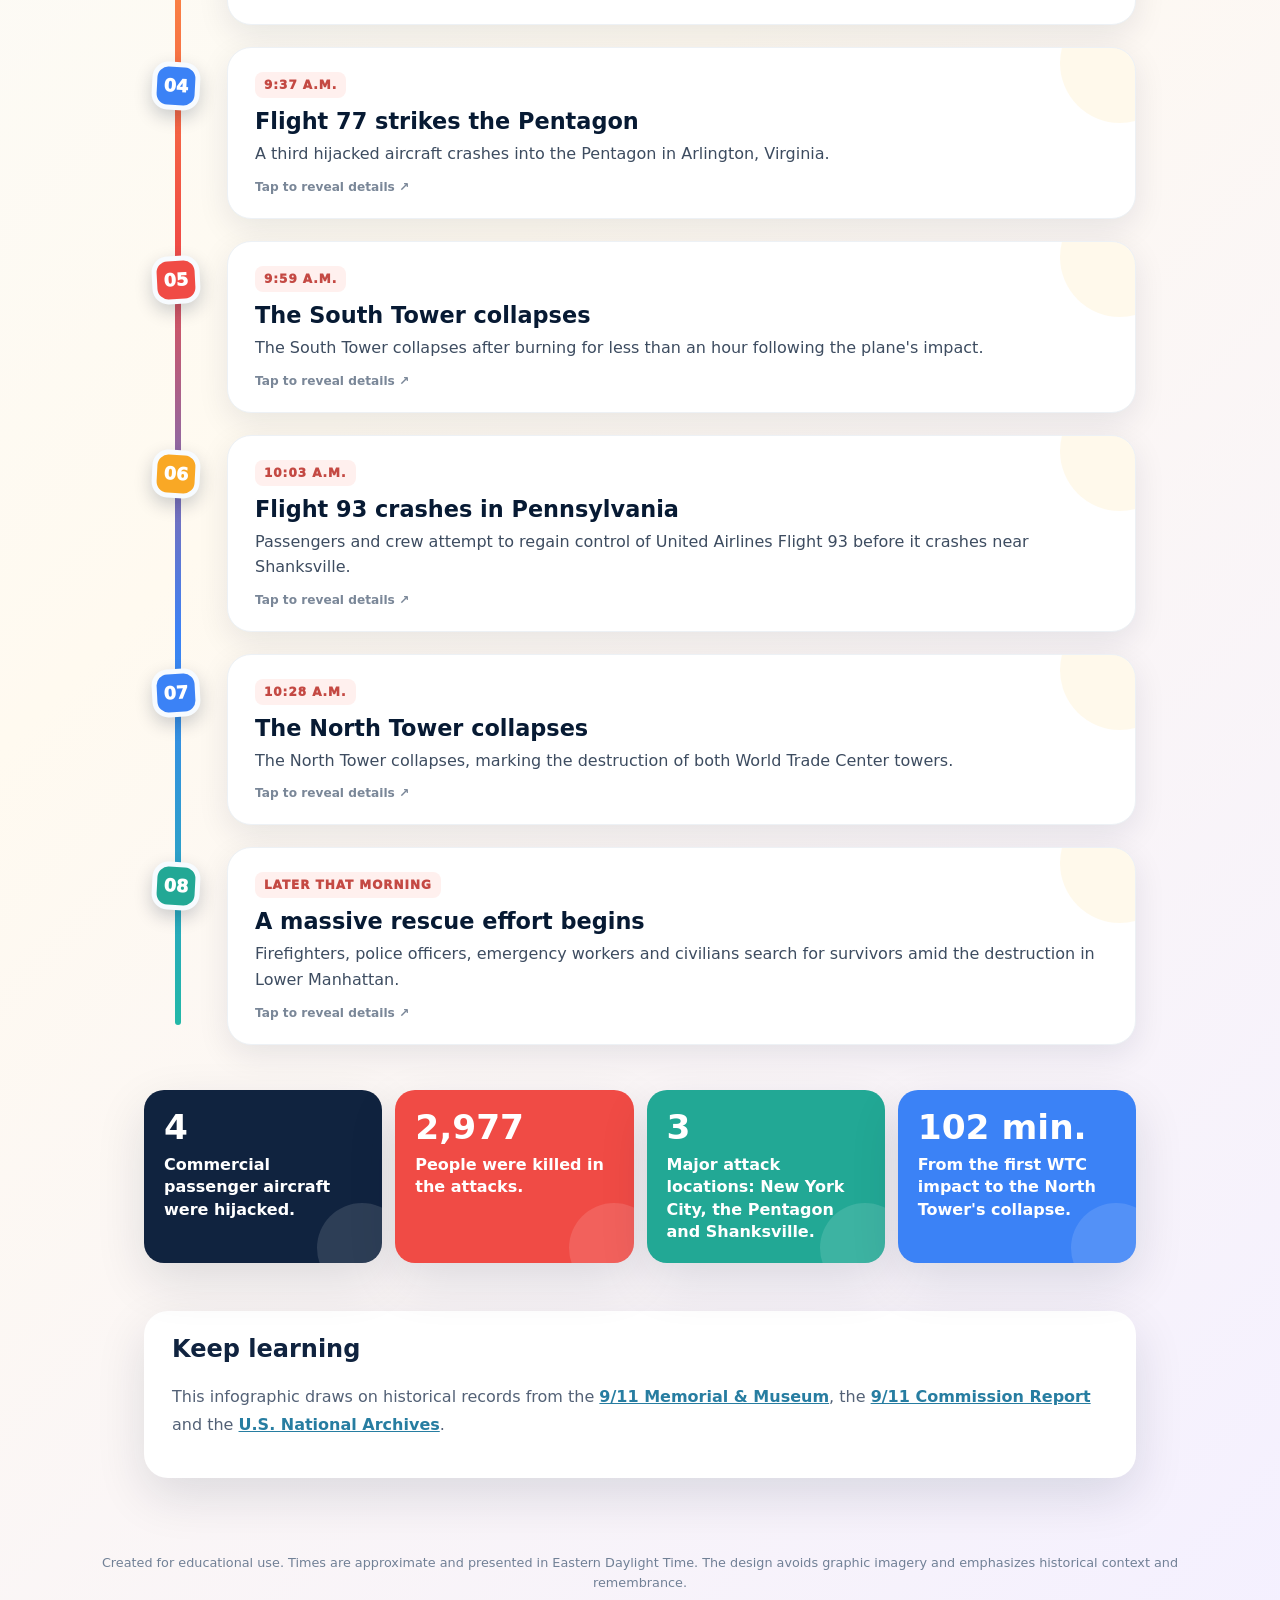
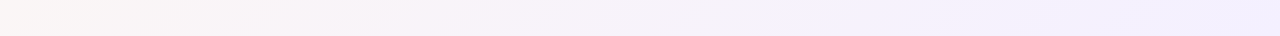
<file: 911_key_moments_interactive_infographic.html>
<!DOCTYPE html>
<html lang="en">
<head>
<meta charset="UTF-8">
<meta name="viewport" content="width=device-width, initial-scale=1.0">
<title>9/11 — The Morning That Changed America</title>
<style>
:root{
 --navy:#071a33;--ink:#10233f;--cream:#fff9ed;--white:#fff;
 --red:#f04b45;--orange:#ff9f43;--yellow:#ffd166;--teal:#22b8a7;--blue:#3b82f6;
 --muted:#65748b;--shadow:0 18px 50px rgba(7,26,51,.12)
}
*{box-sizing:border-box}
html{scroll-behavior:smooth}
body{
 margin:0;color:var(--ink);font-family:Inter,ui-sans-serif,system-ui,-apple-system,BlinkMacSystemFont,"Segoe UI",sans-serif;
 background:
 radial-gradient(circle at 8% 10%,rgba(255,209,102,.22),transparent 24%),
 radial-gradient(circle at 92% 20%,rgba(34,184,167,.13),transparent 26%),
 linear-gradient(135deg,#f7fbff,#fffaf0 52%,#f4f0ff);
}
.hero{
 min-height:590px;position:relative;overflow:hidden;padding:70px 7vw 80px;color:white;
 background:
 linear-gradient(135deg,rgba(7,26,51,.98),rgba(12,48,79,.96) 58%,rgba(28,88,116,.92)),
 repeating-linear-gradient(90deg,transparent 0 70px,rgba(255,255,255,.035) 71px 73px);
}
.hero:before{
 content:"";position:absolute;right:-130px;top:-170px;width:510px;height:510px;border-radius:50%;
 background:radial-gradient(circle,rgba(255,209,102,.55) 0 8%,rgba(255,159,67,.22) 35%,transparent 68%);
}
.hero:after{
 content:"";position:absolute;left:-100px;bottom:-210px;width:560px;height:360px;
 border-radius:50%;background:rgba(59,130,246,.12);
}
.hero-inner{max-width:1100px;margin:auto;position:relative;z-index:2}
.eyebrow{
 display:inline-flex;align-items:center;gap:8px;text-transform:uppercase;letter-spacing:.16em;
 font-size:.78rem;font-weight:900;color:#ffd166;background:rgba(255,255,255,.08);
 padding:9px 13px;border:1px solid rgba(255,255,255,.14);border-radius:999px
}
.eyebrow span{width:8px;height:8px;border-radius:50%;background:#f04b45;box-shadow:0 0 0 5px rgba(240,75,69,.15)}
h1{font-size:clamp(3.2rem,8vw,7rem);line-height:.86;letter-spacing:-.055em;margin:24px 0 22px;max-width:920px}
.hero h1 em{font-style:normal;color:#ffd166}
.hero-copy{font-size:1.15rem;line-height:1.65;max-width:760px;color:#e8f1f8}
.hero-stats{display:flex;flex-wrap:wrap;gap:12px;margin-top:30px}
.hero-stat{background:rgba(255,255,255,.09);border:1px solid rgba(255,255,255,.13);backdrop-filter:blur(8px);border-radius:16px;padding:13px 17px}
.hero-stat b{font-size:1.45rem;color:white;display:block}.hero-stat span{font-size:.75rem;color:#b9cad8}
.scroll{margin-top:42px;display:inline-flex;align-items:center;gap:8px;color:white;text-decoration:none;font-weight:800}
.scroll .arrow{animation:bob 1.5s infinite}@keyframes bob{50%{transform:translateY(5px)}}

main{max-width:1120px;margin:auto;padding:48px 5vw 75px}
.notice{
 background:white;border-radius:24px;padding:24px 28px;box-shadow:var(--shadow);
 display:flex;gap:18px;align-items:flex-start;border-left:7px solid var(--red)
}
.notice-icon{font-size:1.7rem}.notice p{margin:0;line-height:1.65}
.section-head{display:flex;justify-content:space-between;align-items:end;gap:20px;margin:50px 0 22px}
.section-head h2{font-size:2.2rem;letter-spacing:-.03em;margin:0}.section-head p{color:var(--muted);margin:0;max-width:510px;line-height:1.5}

.controls{display:flex;gap:9px;flex-wrap:wrap;margin:24px 0 30px}
button{
 border:2px solid #e4eaf1;background:white;color:var(--ink);font:inherit;font-weight:850;
 padding:10px 15px;border-radius:999px;cursor:pointer;transition:.2s;box-shadow:0 5px 16px rgba(7,26,51,.05)
}
button:hover{transform:translateY(-2px);border-color:#9bb3cb}
button.active{background:var(--navy);color:white;border-color:var(--navy)}

.timeline{position:relative}
.timeline:before{
 content:"";position:absolute;left:31px;top:20px;bottom:20px;width:6px;border-radius:8px;
 background:linear-gradient(#ffd166,#ff9f43,#f04b45,#3b82f6,#22b8a7)
}
.event{position:relative;padding-left:83px;margin-bottom:22px}
.event.hidden{display:none}
.dot{
 position:absolute;left:8px;top:15px;width:48px;height:48px;border-radius:16px;display:grid;place-items:center;
 color:white;font-weight:950;font-size:1.1rem;border:5px solid #f7fbff;box-shadow:0 7px 18px rgba(7,26,51,.2);
 transform:rotate(-3deg)
}
.event:nth-child(even) .dot{transform:rotate(3deg)}
.card{
 background:white;border-radius:24px;padding:24px 27px;box-shadow:0 10px 32px rgba(7,26,51,.09);
 border:1px solid #edf1f5;cursor:pointer;transition:.25s;position:relative;overflow:hidden
}
.card:hover{transform:translateX(5px);box-shadow:0 16px 38px rgba(7,26,51,.13)}
.card:after{content:"";position:absolute;right:-45px;top:-45px;width:120px;height:120px;border-radius:50%;background:rgba(255,209,102,.13)}
.time{
 display:inline-block;font-size:.75rem;font-weight:950;letter-spacing:.08em;text-transform:uppercase;
 color:#c44943;background:#fff0ee;padding:6px 9px;border-radius:8px
}
h3{margin:10px 0 7px;font-size:1.4rem;color:var(--navy);position:relative;z-index:1}
.summary{margin:0;line-height:1.6;color:#3d4c60;position:relative;z-index:1}
.details{display:none;margin-top:16px;padding:16px;border-radius:14px;background:#f5f8fb;line-height:1.65;color:#435267;position:relative;z-index:1}
.card.open .details{display:block}
.hint{margin-top:13px;font-size:.76rem;font-weight:800;color:#7a8798;position:relative;z-index:1}
.card.open .hint{color:var(--teal)}

.milestones{display:grid;grid-template-columns:repeat(4,1fr);gap:13px;margin-top:45px}
.milestone{padding:20px;border-radius:20px;min-height:150px;color:white;box-shadow:var(--shadow);position:relative;overflow:hidden}
.milestone:after{content:"";position:absolute;width:90px;height:90px;border-radius:50%;right:-25px;bottom:-30px;background:rgba(255,255,255,.12)}
.milestone:nth-child(1){background:#10233f}.milestone:nth-child(2){background:#f04b45}.milestone:nth-child(3){background:#22a895}.milestone:nth-child(4){background:#3b82f6}
.milestone b{display:block;font-size:2.15rem;line-height:1;margin-bottom:10px}.milestone span{font-weight:700;line-height:1.4}

.sources{margin-top:48px;background:white;border-radius:24px;padding:24px 28px;box-shadow:var(--shadow)}
.sources h2{margin-top:0}.sources p{line-height:1.7;color:#536176}
.sources a{color:#277da1;font-weight:800}
footer{text-align:center;color:#718096;font-size:.8rem;line-height:1.6;padding:0 5vw 42px}

@media(max-width:800px){
 .milestones{grid-template-columns:repeat(2,1fr)}
 .section-head{display:block}.section-head p{margin-top:9px}
}
@media(max-width:550px){
 .hero{min-height:560px;padding:45px 6vw 55px}.hero-stats{display:grid;grid-template-columns:1fr 1fr}
 main{padding-left:5vw;padding-right:5vw}
 .notice{padding:20px}.timeline:before{left:22px}.event{padding-left:59px}.dot{left:0;width:44px;height:44px}
 .card{padding:20px}.milestones{grid-template-columns:1fr}
}
</style>
</head>
<body>
<header class="hero">
 <div class="hero-inner">
  <div class="eyebrow"><span></span> Historical interactive infographic</div>
  <h1>September 11,<br><em>2001</em></h1>
  <p class="hero-copy">The morning a series of coordinated terrorist attacks changed New York City, the United States and the world. Explore the key moments of the World Trade Center attacks and the wider response.</p>
  <div class="hero-stats">
   <div class="hero-stat"><b>8:46 a.m.</b><span>First plane hits WTC</span></div>
   <div class="hero-stat"><b>9:03 a.m.</b><span>Second plane hits WTC</span></div>
   <div class="hero-stat"><b>9:59 a.m.</b><span>South Tower collapses</span></div>
   <div class="hero-stat"><b>10:28 a.m.</b><span>North Tower collapses</span></div>
  </div>
  <a class="scroll" href="#timeline">Explore the timeline <span class="arrow">↓</span></a>
 </div>
</header>

<main>
 <section class="notice">
  <div class="notice-icon">🕊️</div>
  <p><strong>A day of remembrance.</strong> This timeline is intentionally non-graphic and focuses on the sequence of events, the emergency response and the people affected. All times are Eastern Daylight Time (EDT).</p>
 </section>

 <div class="section-head" id="timeline">
  <div><h2>The morning, moment by moment</h2></div>
  <p>Click a moment to reveal more context. Use the buttons to focus on attacks, response or aftermath.</p>
 </div>

 <div class="controls">
  <button class="active" data-filter="all">✦ All moments</button>
  <button data-filter="attacks">✈ Attacks</button>
  <button data-filter="response">🚨 Response</button>
  <button data-filter="aftermath">🕊 Aftermath</button>
 </div>

 <section class="timeline">
  <article class="event" data-type="attacks">
   <div class="dot" style="background:#f9a825">01</div>
   <div class="card" tabindex="0">
    <div class="time">8:46 a.m.</div>
    <h3>Flight 11 strikes the North Tower</h3>
    <p class="summary">American Airlines Flight 11 crashes into the North Tower of the World Trade Center.</p>
    <div class="details">Flight 11 was traveling from Boston to Los Angeles. The plane struck floors 93–99 of the North Tower, beginning the attacks in Lower Manhattan.</div>
    <div class="hint">Tap to reveal details ↗</div>
   </div>
  </article>

  <article class="event" data-type="attacks">
   <div class="dot" style="background:#f04b45">02</div>
   <div class="card" tabindex="0">
    <div class="time">9:03 a.m.</div>
    <h3>Flight 175 hits the South Tower</h3>
    <p class="summary">A second hijacked plane crashes into the World Trade Center, making clear that the first crash was part of a coordinated attack.</p>
    <div class="details">United Airlines Flight 175, also traveling from Boston to Los Angeles, strikes floors 77–85 of the South Tower. Television cameras capture the impact live.</div>
    <div class="hint">Tap to reveal details ↗</div>
   </div>
  </article>

  <article class="event" data-type="response">
   <div class="dot" style="background:#22a895">03</div>
   <div class="card" tabindex="0">
    <div class="time">9:05 a.m.</div>
    <h3>The President is informed</h3>
    <p class="summary">President George W. Bush is told that a second plane has struck the World Trade Center.</p>
    <div class="details">Bush was visiting an elementary school in Sarasota, Florida. Chief of Staff Andrew Card informed him about the second crash.</div>
    <div class="hint">Tap to reveal details ↗</div>
   </div>
  </article>

  <article class="event" data-type="attacks">
   <div class="dot" style="background:#3b82f6">04</div>
   <div class="card" tabindex="0">
    <div class="time">9:37 a.m.</div>
    <h3>Flight 77 strikes the Pentagon</h3>
    <p class="summary">A third hijacked aircraft crashes into the Pentagon in Arlington, Virginia.</p>
    <div class="details">American Airlines Flight 77 was traveling from Washington Dulles International Airport to Los Angeles. The crash expands the attack beyond New York City.</div>
    <div class="hint">Tap to reveal details ↗</div>
   </div>
  </article>

  <article class="event" data-type="attacks">
   <div class="dot" style="background:#f04b45">05</div>
   <div class="card" tabindex="0">
    <div class="time">9:59 a.m.</div>
    <h3>The South Tower collapses</h3>
    <p class="summary">The South Tower collapses after burning for less than an hour following the plane's impact.</p>
    <div class="details">The South Tower collapses approximately 56 minutes after Flight 175 struck it. The collapse transforms the emergency response in Lower Manhattan.</div>
    <div class="hint">Tap to reveal details ↗</div>
   </div>
  </article>

  <article class="event" data-type="attacks">
   <div class="dot" style="background:#f9a825">06</div>
   <div class="card" tabindex="0">
    <div class="time">10:03 a.m.</div>
    <h3>Flight 93 crashes in Pennsylvania</h3>
    <p class="summary">Passengers and crew attempt to regain control of United Airlines Flight 93 before it crashes near Shanksville.</p>
    <div class="details">Flight 93 was headed toward Washington, D.C. The 9/11 Commission concluded that passengers and crew fought back against the hijackers, preventing the aircraft from reaching its intended target.</div>
    <div class="hint">Tap to reveal details ↗</div>
   </div>
  </article>

  <article class="event" data-type="attacks">
   <div class="dot" style="background:#3b82f6">07</div>
   <div class="card" tabindex="0">
    <div class="time">10:28 a.m.</div>
    <h3>The North Tower collapses</h3>
    <p class="summary">The North Tower collapses, marking the destruction of both World Trade Center towers.</p>
    <div class="details">The North Tower falls approximately 102 minutes after Flight 11 struck it. Emergency personnel continue searching through the debris and surrounding area.</div>
    <div class="hint">Tap to reveal details ↗</div>
   </div>
  </article>

  <article class="event" data-type="aftermath">
   <div class="dot" style="background:#22a895">08</div>
   <div class="card" tabindex="0">
    <div class="time">Later that morning</div>
    <h3>A massive rescue effort begins</h3>
    <p class="summary">Firefighters, police officers, emergency workers and civilians search for survivors amid the destruction in Lower Manhattan.</p>
    <div class="details">The attacks ultimately killed 2,977 people. The World Trade Center site became the center of an enormous rescue and recovery operation that continued long after the morning of September 11.</div>
    <div class="hint">Tap to reveal details ↗</div>
   </div>
  </article>
 </section>

 <section class="milestones">
  <div class="milestone"><b>4</b><span>Commercial passenger aircraft were hijacked.</span></div>
  <div class="milestone"><b>2,977</b><span>People were killed in the attacks.</span></div>
  <div class="milestone"><b>3</b><span>Major attack locations: New York City, the Pentagon and Shanksville.</span></div>
  <div class="milestone"><b>102 min.</b><span>From the first WTC impact to the North Tower's collapse.</span></div>
 </section>

 <section class="sources">
  <h2>Keep learning</h2>
  <p>This infographic draws on historical records from the <a href="https://www.911memorial.org/learn" target="_blank" rel="noopener">9/11 Memorial & Museum</a>, the <a href="https://www.911commission.gov/report/911Report_Ch7.htm" target="_blank" rel="noopener">9/11 Commission Report</a> and the <a href="https://www.archives.gov/research/alic/reference/9-11" target="_blank" rel="noopener">U.S. National Archives</a>.</p>
 </section>
</main>

<footer>
 Created for educational use. Times are approximate and presented in Eastern Daylight Time. The design avoids graphic imagery and emphasizes historical context and remembrance.
</footer>

<script>
const buttons=document.querySelectorAll('[data-filter]');
const events=document.querySelectorAll('.event');

buttons.forEach(button=>{
 button.addEventListener('click',()=>{
  buttons.forEach(b=>b.classList.remove('active'));
  button.classList.add('active');
  const filter=button.dataset.filter;
  events.forEach(event=>event.classList.toggle('hidden',filter!=='all' && event.dataset.type!==filter));
 });
});
document.querySelectorAll('.card').forEach(card=>{
 const toggle=()=>card.classList.toggle('open');
 card.addEventListener('click',toggle);
 card.addEventListener('keydown',e=>{
  if(e.key==='Enter'||e.key===' '){e.preventDefault();toggle();}
 });
});
</script>
</body>
</html>
</file>
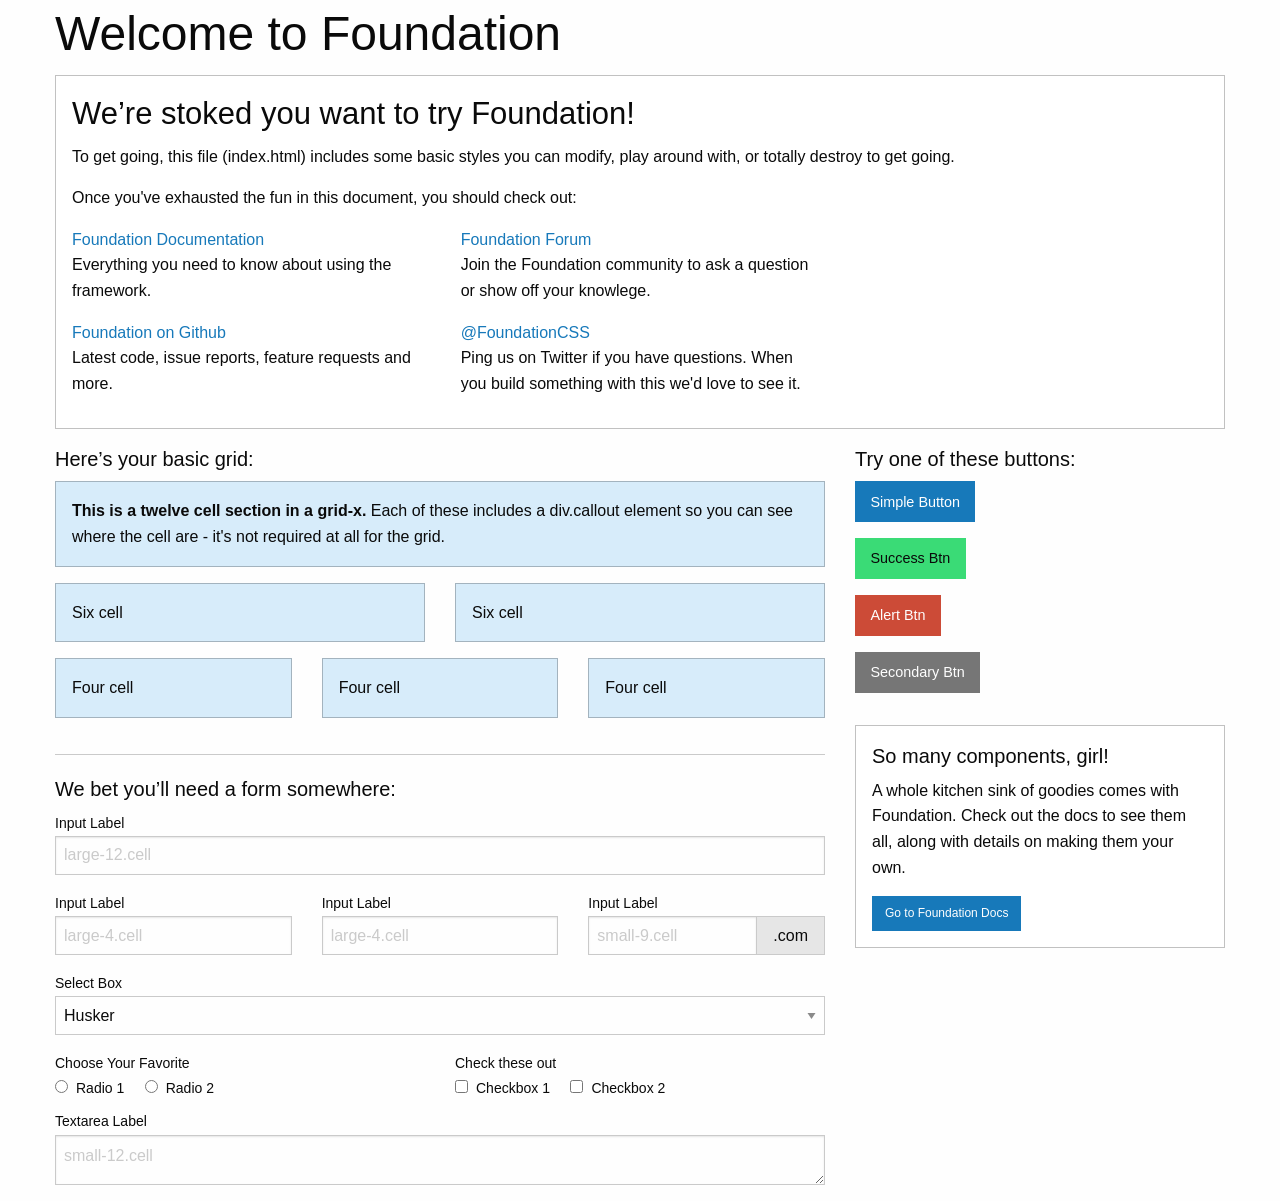
<file: Foundation_v1/FoundationStarter/index_use-for-reference-only.html>
<!doctype html>
<html class="no-js" lang="en" dir="ltr">
  <head>
    <meta charset="utf-8">
    <meta http-equiv="x-ua-compatible" content="ie=edge">
    <meta name="viewport" content="width=device-width, initial-scale=1.0">
    <title>Foundation for Sites</title>
    <link rel="stylesheet" href="css/foundation.css">
    <link rel="stylesheet" href="css/app.css">
  </head>
<body>

    <div class="grid-container">
      <div class="grid-x grid-padding-x">
        <div class="large-12 cell">
          <h1>Welcome to Foundation</h1>
        </div>
      </div>

      <div class="grid-x grid-padding-x">
        <div class="large-12 cell">
          <div class="callout">
            <h3>We&rsquo;re stoked you want to try Foundation! </h3>
            <p>To get going, this file (index.html) includes some basic styles you can modify, play around with, or totally destroy to get going.</p>
            <p>Once you've exhausted the fun in this document, you should check out:</p>
            <div class="grid-x grid-padding-x">
              <div class="large-4 medium-4 cell">
                <p><a href="https://get.foundation/sites/docs/">Foundation Documentation</a><br />Everything you need to know about using the framework.</p>
              </div>
              <div class="large-4 medium-4 cell">
                <p><a href="https://github.com/foundation/foundation-sites/discussions">Foundation Forum</a><br />Join the Foundation community to ask a question or show off your knowlege.</p>
              </div>
            </div>
            <div class="grid-x grid-padding-x">
              <div class="large-4 medium-4 medium-push-2 cell">
                <p><a href="https://github.com/foundation/foundation-sites">Foundation on Github</a><br />Latest code, issue reports, feature requests and more.</p>
              </div>
              <div class="large-4 medium-4 medium-pull-2 cell">
                <p><a href="https://twitter.com/FoundationCSS">@FoundationCSS</a><br />Ping us on Twitter if you have questions. When you build something with this we'd love to see it.</p>
              </div>
            </div>
          </div>
        </div>
      </div>

      <div class="grid-x grid-padding-x">
        <div class="large-8 medium-8 cell">
          <h5>Here&rsquo;s your basic grid:</h5>
          <!-- Grid Example -->

          <div class="grid-x grid-padding-x">
            <div class="large-12 cell">
              <div class="primary callout">
                <p><strong>This is a twelve cell section in a grid-x.</strong> Each of these includes a div.callout element so you can see where the cell are - it's not required at all for the grid.</p>
              </div>
            </div>
          </div>
          <div class="grid-x grid-padding-x">
            <div class="large-6 medium-6 cell">
              <div class="primary callout">
                <p>Six cell</p>
              </div>
            </div>
            <div class="large-6 medium-6 cell">
              <div class="primary callout">
                <p>Six cell</p>
              </div>
            </div>
          </div>
          <div class="grid-x grid-padding-x">
            <div class="large-4 medium-4 small-4 cell">
              <div class="primary callout">
                <p>Four cell</p>
              </div>
            </div>
            <div class="large-4 medium-4 small-4 cell">
              <div class="primary callout">
                <p>Four cell</p>
              </div>
            </div>
            <div class="large-4 medium-4 small-4 cell">
              <div class="primary callout">
                <p>Four cell</p>
              </div>
            </div>
          </div>

          <hr />

          <h5>We bet you&rsquo;ll need a form somewhere:</h5>
          <form>
            <div class="grid-x grid-padding-x">
              <div class="large-12 cell">
                <label>Input Label</label>
                <input type="text" placeholder="large-12.cell" />
              </div>
            </div>
            <div class="grid-x grid-padding-x">
              <div class="large-4 medium-4 cell">
                <label>Input Label</label>
                <input type="text" placeholder="large-4.cell" />
              </div>
              <div class="large-4 medium-4 cell">
                <label>Input Label</label>
                <input type="text" placeholder="large-4.cell" />
              </div>
              <div class="large-4 medium-4 cell">
                <div class="grid-x">
                  <label>Input Label</label>
                  <div class="input-group">
                    <input type="text" placeholder="small-9.cell" class="input-group-field" />
                    <span class="input-group-label">.com</span>
                  </div>
                </div>
              </div>
            </div>
            <div class="grid-x grid-padding-x">
              <div class="large-12 cell">
                <label>Select Box</label>
                <select>
                  <option value="husker">Husker</option>
                  <option value="starbuck">Starbuck</option>
                  <option value="hotdog">Hot Dog</option>
                  <option value="apollo">Apollo</option>
                </select>
              </div>
            </div>
            <div class="grid-x grid-padding-x">
              <div class="large-6 medium-6 cell">
                <label>Choose Your Favorite</label>
                <input type="radio" name="pokemon" value="Red" id="pokemonRed"><label for="pokemonRed">Radio 1</label>
                <input type="radio" name="pokemon" value="Blue" id="pokemonBlue"><label for="pokemonBlue">Radio 2</label>
              </div>
              <div class="large-6 medium-6 cell">
                <label>Check these out</label>
                <input id="checkbox1" type="checkbox"><label for="checkbox1">Checkbox 1</label>
                <input id="checkbox2" type="checkbox"><label for="checkbox2">Checkbox 2</label>
              </div>
            </div>
            <div class="grid-x grid-padding-x">
              <div class="large-12 cell">
                <label>Textarea Label</label>
                <textarea placeholder="small-12.cell"></textarea>
              </div>
            </div>
          </form>
        </div>

        <div class="large-4 medium-4 cell">
          <h5>Try one of these buttons:</h5>
          <p><a href="#" class="button">Simple Button</a><br/>
            <a href="#" class="success button">Success Btn</a><br/>
            <a href="#" class="alert button">Alert Btn</a><br/>
            <a href="#" class="secondary button">Secondary Btn</a></p>
          <div class="callout">
            <h5>So many components, girl!</h5>
            <p>A whole kitchen sink of goodies comes with Foundation. Check out the docs to see them all, along with details on making them your own.</p>
            <a href="https://get.foundation/sites/docs/" class="small button">Go to Foundation Docs</a>
          </div>
        </div>
      </div>
    </div>


    <script src="js/vendor/jquery.js"></script>
    <script src="js/vendor/what-input.js"></script>
    <script src="js/vendor/foundation.js"></script>
    <script src="js/app.js"></script>
  </body>
</html>
</file>
<file: Starter/css/style.css>
body {
  background-color:#ffffff;
}
h1 {color: #26AD62; background-color: #000000;}
p {color: #000000;}
</file>
<file: Berlin/HTMLTemplate/css/app.css>
/* GLOBAL ARTICLE STYLES */
.body {
  background-color: white;
  font-family: Arial, sans-serif;
  color: #111;
}

.branding {
  display: block;
  width: 1000px;
  max-width: 100%;
  height: auto;
  margin: 15px auto;
}

.article-title {
  padding-top: 35px;
  margin-top: 0;
  font-size: 50px;
}


.bodyCopy  {
  font-size: 13px;
  line-height: 1.5;
}

.video-container {
  background-color: #f4f4f4;
  margin: 15px 0;
}

.callout {
  background-color: #f4f4f4;
  border: 1px solid #ddd;
  padding: 15px;
}

.callout h4 {
  font-size: 22px;
}

.callout li {
  font-size: 12px;
}

.sidebar-image {
  width: 100%;
  height: auto;
  margin-top: 20px;
}

.photo-caption {
  font-size: 11px;
  color: gray;
  margin-top: 5px;
  line-height: 1.4;
}

.navStyle {
	background-color: #000;
	color: #fff;
	height: 50px;
	padding: 12px;
	text-align: center;
}
.navStyle a {
	color: #f4f4f4;
	text-decoration: none;
}
.navStyle a:hover {
	color: #009cff;
}
.navItem {
	margin: 0 25px 0 25px;
}
.bodyCopy {
	padding: 50px 0 0 0;
}
.footerStyle {
	background-color: #009cff;
	color: #fff;
	padding: 12px;
	height: 50px;
	text-align: center;
	margin-top: 50px;
}
.rtt {
	text-align: center;
	margin-top: 50px;
}
.rtt a {
	color: #009cff;
	text-decoration: none;
	font-weight: bold;
}
.rtt a:hover {
	color: #09639c;
}
</file>
<file: Foundation_v1/FoundationStarter/css/app.css>
.pageHeader {background-color: #f4f4f4; color: #000000;}
.leftredBox {background-color: #ff0000; color: #ffffff;}
.rightgreyBox {background-color: #999999; color: #ffffff;}

.leftdarkgreyBox {background-color: #666666; color: #ffffff;}
.rightblackBox {background-color: #333333; color: #ffffff;}

.leftyellowBox {background-color: #cfa339; color: #ffffff;}
.centerpurpleBox {background-color: #55148c; color: #ffffff;}
.righttealBox {background-color: #376d6a; color: #ffffff;}


.leftBlackBox {background-color: #000000; color: #ffffff;}
.leftgreenBox {background-color: #008000; color: #ffffff;}
.rightpinkBox {background-color: #ff66cc; color: #ffffff;}
.rightbrownBox {background-color: #7b3f00; color: #ffffff;}


.leftorangeBox {background-color: #FF5733; color: #ffffff;}
.leftblueBox {background-color: #33A2FF; color: #ffffff;}
.rightdarkpurpleBox {background-color: #5E1769; color: #ffffff;}
.rightlavenderBox {background-color: #775F66; color: #ffffff;}
.rightstoneBox {background-color: #93A496; color: #ffffff;}
</file>
